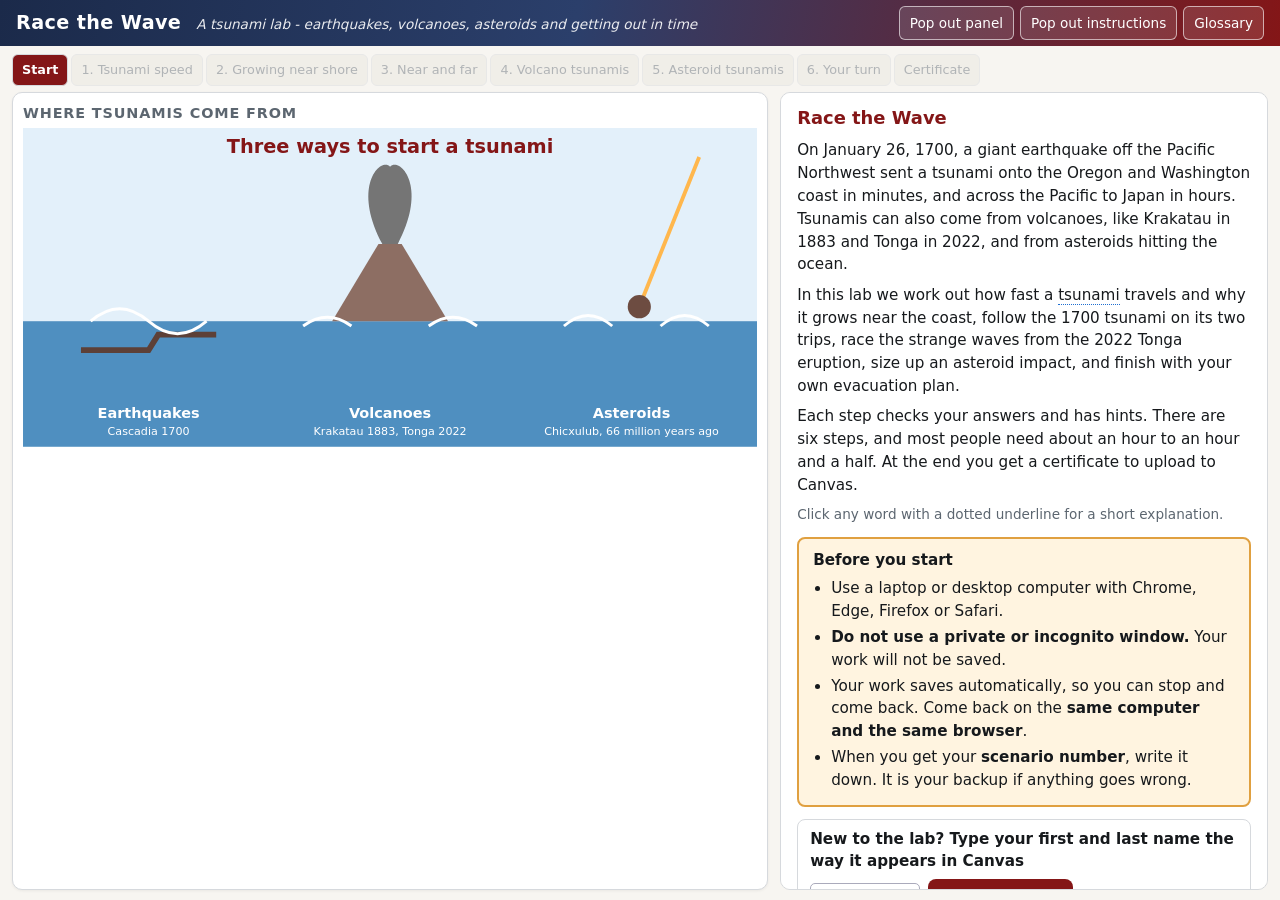
<file: index.html>
<!DOCTYPE html>
<html lang="en">
<head>
<meta charset="utf-8">
<meta name="viewport" content="width=device-width, initial-scale=1">
<title>Race the Wave - Tsunamis from Earthquakes, Volcanoes and Asteroids</title>
<link rel="stylesheet" href="css/style.css?v=v2">
</head>
<body>
<header class="site-header">
  <div class="title-block">
    <h1>Race the Wave</h1>
    <p class="subtitle">A tsunami lab - earthquakes, volcanoes, asteroids and getting out in time</p>
  </div>
  <div class="header-tools">
    <button type="button" id="btnPopPanel" class="tool-btn" title="Open the interactive panel in its own window">Pop out panel</button>
    <button type="button" id="btnPopText" class="tool-btn" title="Open the instructions and hints in their own window">Pop out instructions</button>
    <button type="button" id="btnGlossary" class="tool-btn">Glossary</button>
  </div>
</header>

<main>
  <section id="panelWrap" aria-label="Interactive panel">
    <div id="panel"></div>
    <div id="panelPlaceholder" hidden>
      <p>The interactive panel is open in its own window.</p>
      <button type="button" id="btnPanelBack" class="tool-btn">Bring it back</button>
    </div>
  </section>

  <nav id="tabs" aria-label="Lab steps"></nav>

  <div id="stepCol">
  <section id="step" aria-live="polite"></section>
<footer class="site-footer">
  <p><strong>Race the Wave</strong> by Heather Bedle, University of Oklahoma. Licensed under
  <a href="https://creativecommons.org/licenses/by-sa/4.0/" target="_blank" rel="noopener">CC BY-SA 4.0</a>.
  Diagrams are simplified for teaching; data sources are listed in each step.</p>
  <p class="small">Instructors: <a href="verify.html">check a certificate</a> - <a href="https://github.com/hbedle-subsurface/tsunami-lab" target="_blank" rel="noopener">source on GitHub</a></p>
</footer>
  </div>
</main>

<div id="glossaryPop" class="gloss-pop" hidden role="dialog" aria-modal="false"></div>

<script src="js/tsu.js?v=v2"></script>
<script src="js/glossary.js?v=v2"></script>
<script src="js/pacific.js?v=v2"></script>
<script src="js/lab.js?v=v2"></script>
<script data-goatcounter="https://hbedle.goatcounter.com/count" async src="//gc.zgo.at/count.js"></script>
</body>
</html>
</file>
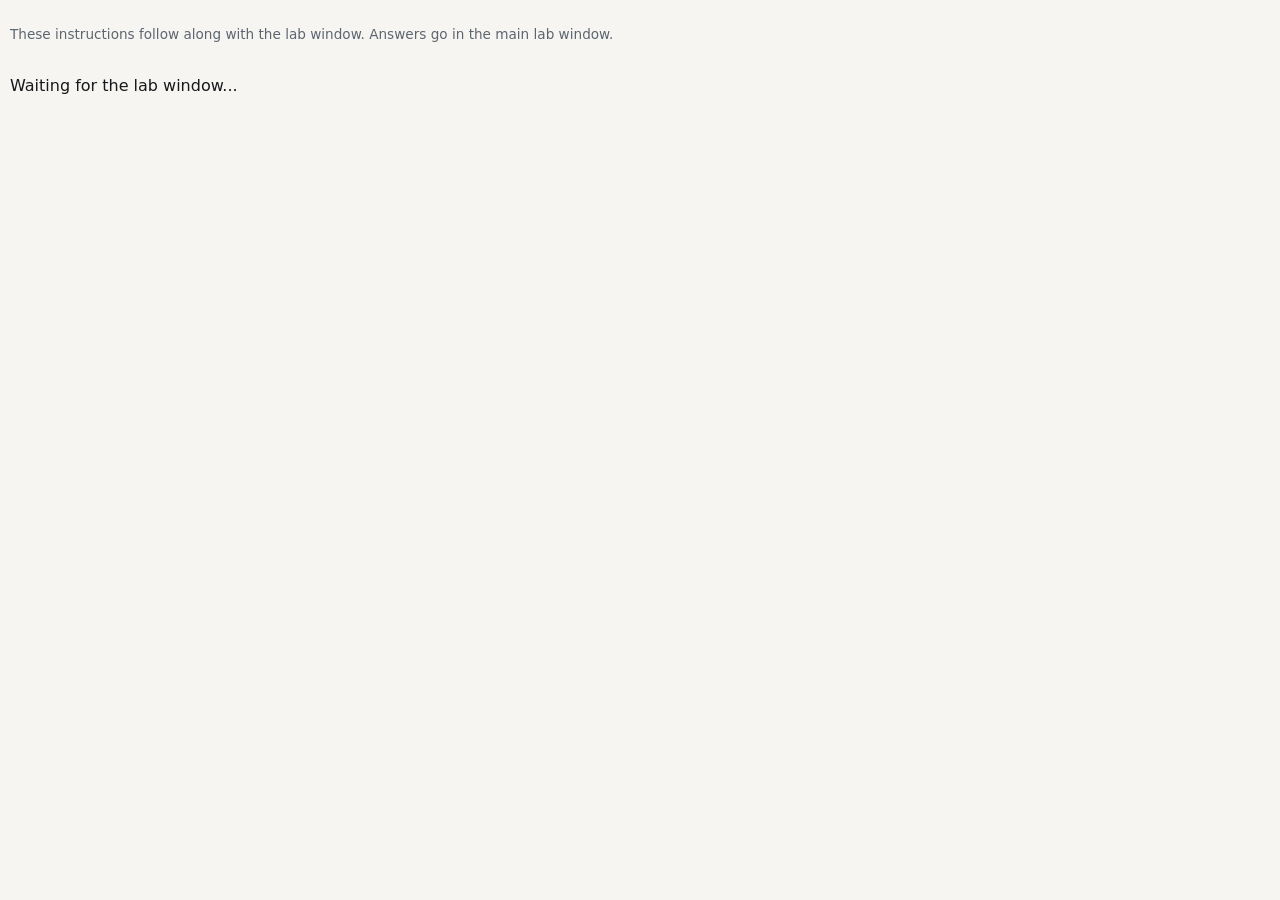
<file: instructions.html>
<!DOCTYPE html>
<html lang="en">
<head>
<meta charset="utf-8">
<meta name="viewport" content="width=device-width, initial-scale=1">
<title>Instructions - Race the Wave</title>
<link rel="stylesheet" href="css/style.css?v=v2">
</head>
<body class="popwin">
<p class="small">These instructions follow along with the lab window. Answers go in the main lab window.</p>
<div id="text"><p>Waiting for the lab window...</p></div>
<div id="glossaryPop" class="gloss-pop" hidden></div>
<script src="js/glossary.js?v=v2"></script>
<script>
  Glossary.attach(document);
  try {
    const bc = new BroadcastChannel('tsulab');
    bc.onmessage = e => {
      if (e.data && e.data.type === 'text') {
        document.getElementById('text').innerHTML = e.data.html;
        document.title = e.data.title + ' - Race the Wave';
      }
    };
    bc.postMessage({ type: 'hello' });
  } catch (err) {
    document.getElementById('text').innerHTML = '<p>This browser does not support linked windows. The instructions are still in the main lab window.</p>';
  }
</script>
</body>
</html>
</file>
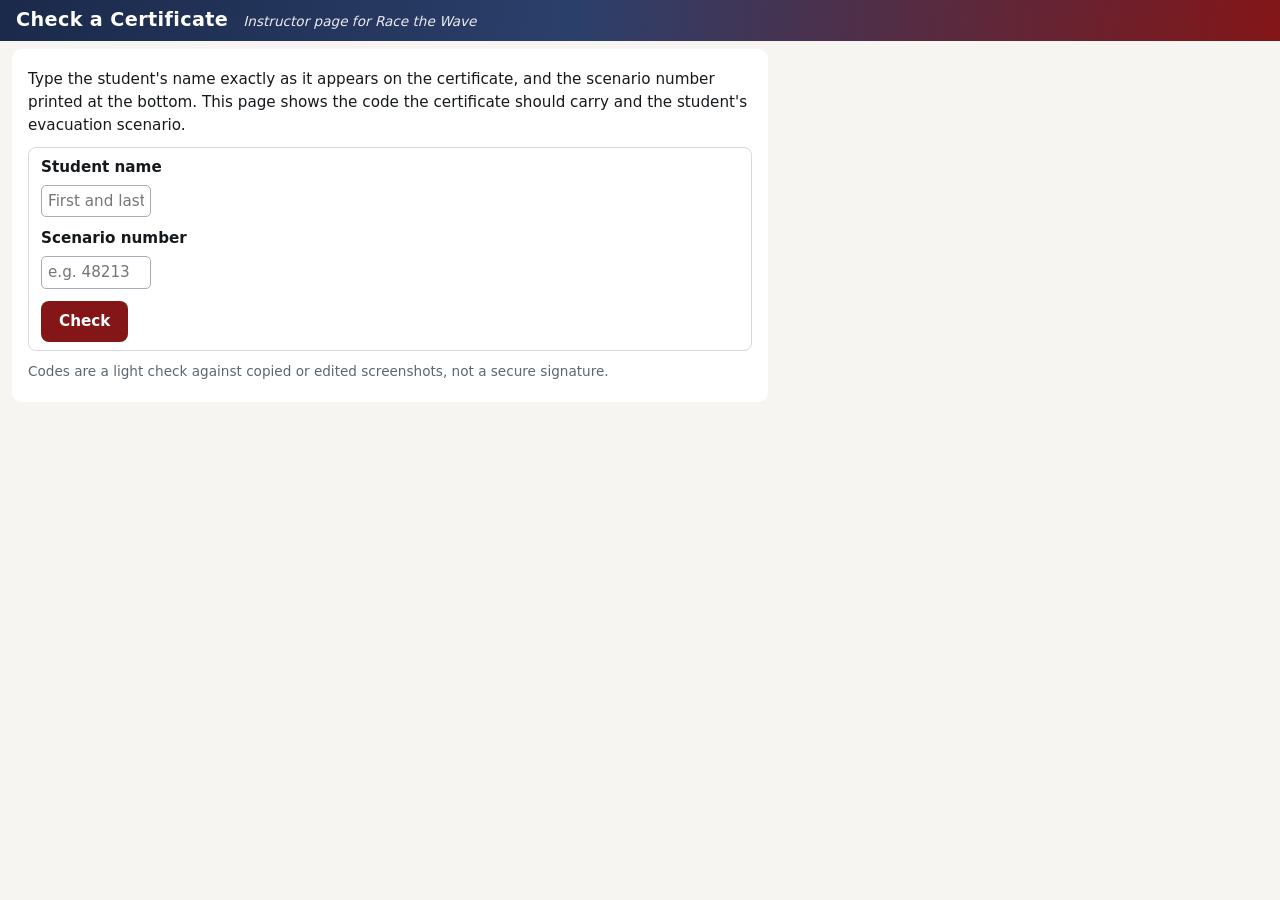
<file: verify.html>
<!DOCTYPE html>
<html lang="en">
<head>
<meta charset="utf-8">
<meta name="viewport" content="width=device-width, initial-scale=1">
<title>Check a Certificate - Race the Wave</title>
<link rel="stylesheet" href="css/style.css?v=v2">
<meta name="robots" content="noindex">
</head>
<body>
<header class="site-header">
  <div class="title-block">
    <h1>Check a Certificate</h1>
    <p class="subtitle">Instructor page for Race the Wave</p>
  </div>
</header>
<main>
  <section id="step" style="border-radius:10px">
    <p>Type the student's name exactly as it appears on the certificate, and the scenario number printed at the bottom. This page shows the code the certificate should carry and the student's evacuation scenario.</p>
    <div class="q">
      <div class="prompt">Student name</div>
      <input id="nm" class="name-in" type="text" placeholder="First and last name">
      <div class="prompt" style="margin-top:10px">Scenario number</div>
      <input id="sd" type="number" placeholder="e.g. 48213">
      <div style="margin-top:12px"><button class="btn" id="go" type="button">Check</button></div>
    </div>
    <div id="out"></div>
    <p class="small">Codes are a light check against copied or edited screenshots, not a secure signature.</p>
  </section>
</main>
<script src="js/tsu.js?v=v2"></script>
<script>
document.getElementById('go').onclick = () => {
  const name = document.getElementById('nm').value.trim().replace(/\s+/g, ' ');
  const seed = parseInt(document.getElementById('sd').value, 10);
  const out = document.getElementById('out');
  if (!name || !(seed >= 10000 && seed <= 99999)) { out.innerHTML = '<p class="status no">Enter a name and a five-digit scenario number.</p>'; return; }
  const sc = TSU.build(seed);
  out.innerHTML = `<div class="reveal">
    <p>The certificate for <strong>${name.replace(/</g, '&lt;')}</strong>, scenario ${seed}, should show the code</p>
    <p class="cert code" style="border:0;padding:0;background:none">${TSU.verifyCode(name, seed)}</p>
    <table class="data">
      <tr><th>Speed at 4,000 m</th><td>${Math.round(TSU.speedKMH(4000))} km/h</td></tr>
      <tr><th>Height at 10 m (from 0.5 m)</th><td>${TSU.greens(0.5, 4000, 10).toFixed(1)} m</td></tr>
      <tr><th>To Seaside / to Japan</th><td>${Math.round(TSU.travelHours(TSU.ROUTES.seaside) * 60)} min / ${TSU.travelHours(TSU.ROUTES.japan).toFixed(1)} h</td></tr>
      <tr><th>Tonga pressure wave lead</th><td>${(TSU.TONGA.km / TSU.speedKMH(TSU.TONGA.depth) - TSU.TONGA.km / TSU.TONGA.pressureKMH).toFixed(1)} h</td></tr>
      <tr><th>Evacuation scenario</th><td>${sc.person.who} (${sc.person.speed} m/s); tsunami at ${sc.arrival} min; high ground ${sc.high} m (${sc.walkHigh.toFixed(1)} min walk); tower ${sc.tower} m</td></tr>
      <tr><th>Safest choice</th><td>${sc.best === 'high' ? 'high ground' : 'vertical evacuation tower'}</td></tr>
    </table></div>`;
};
</script>
</body>
</html>
</file>
<file: css/style.css>
:root {
  --ink: #16191C;
  --slate: #5C6670;
  --red: #841617;
  --p: #1f6fd1;
  --s: #e0531f;
  --alert: #7b3fbf;
  --ok: #1d7a46;
  --warn: #b35c00;
  --bg: #f7f5f1;
  --card: #ffffff;
  --line: #d6d9dd;
  --st0: #0f8b8d;
  --st1: #8e44ad;
  --st2: #c48a00;
  --ocean: #cfe6f5;
  --land: #f3ead7;
}
* { box-sizing: border-box; }
html, body { margin: 0; padding: 0; }
body {
  font-family: "Segoe UI", system-ui, -apple-system, Roboto, Helvetica, Arial, sans-serif;
  color: var(--ink); background: var(--bg); line-height: 1.5; font-size: 16px;
}
a { color: var(--p); }
.site-header {
  display: flex; flex-wrap: wrap; justify-content: space-between; align-items: center; gap: 10px;
  padding: 12px 18px; color: #fff;
  background: linear-gradient(100deg, #1b2a4a 0%, #2b3f6b 45%, var(--red) 100%);
}
.site-header h1 { margin: 0; font-size: 1.5rem; letter-spacing: .02em; }
.subtitle { margin: 2px 0 0; font-style: italic; opacity: .9; font-size: .95rem; }
.header-tools { display: flex; gap: 6px; flex-wrap: wrap; }
.tool-btn {
  font: inherit; font-size: .85rem; padding: 6px 10px; border-radius: 6px; cursor: pointer;
  border: 1px solid rgba(255,255,255,.6); background: rgba(255,255,255,.12); color: inherit;
}
.tool-btn:hover { background: rgba(255,255,255,.25); }
main { max-width: 1100px; margin: 0 auto; padding: 10px 12px 30px; }

#panelWrap {
  background: var(--card); border: 1px solid var(--line); border-radius: 10px;
  padding: 10px; box-shadow: 0 1px 3px rgba(0,0,0,.06);
}
body.popwin svg.fig { max-height: none; }
#panelPlaceholder { text-align: center; color: var(--slate); }
#panelPlaceholder .tool-btn { color: var(--ink); border-color: var(--line); }
.panel-title { font-weight: 600; margin: 0 0 4px; color: var(--slate); font-size: .9rem; text-transform: uppercase; letter-spacing: .06em; }
.panel-row { display: flex; flex-wrap: wrap; gap: 14px; align-items: flex-start; }
.panel-row > .grow { flex: 1 1 420px; min-width: 280px; }
.panel-row > .side { flex: 0 1 300px; min-width: 240px; }
svg.fig { width: 100%; height: auto; display: block; overflow: hidden; touch-action: manipulation; user-select: none; -webkit-user-select: none; }
svg.fig text { font-family: inherit; }
.controls { display: flex; flex-wrap: wrap; gap: 10px 20px; align-items: center; margin: 6px 0 2px; }
.controls label { font-size: .92rem; }
.controls input[type=range] { width: 220px; vertical-align: middle; accent-color: var(--red); }
.readout { font-variant-numeric: tabular-nums; font-weight: 600; }
.seg { display: inline-flex; border: 1px solid var(--line); border-radius: 8px; overflow: hidden; }
.seg button { font: inherit; font-size: .9rem; padding: 6px 12px; border: 0; background: #fff; cursor: pointer; border-right: 1px solid var(--line); }
.seg button:last-child { border-right: 0; }
.seg button.on-p { background: var(--p); color: #fff; }
.seg button.on-s { background: var(--s); color: #fff; }
.seg button.on { background: var(--ink); color: #fff; }
.chip { display: inline-block; width: 12px; height: 12px; border-radius: 3px; vertical-align: -1px; margin-right: 4px; }

#tabs { display: flex; flex-wrap: wrap; gap: 4px; margin: 12px 0 0; }
#tabs button {
  font: inherit; font-size: .88rem; padding: 7px 11px; border: 1px solid var(--line); border-bottom: none;
  border-radius: 8px 8px 0 0; background: #e9e6df; color: var(--slate); cursor: pointer;
}
#tabs button.active { background: var(--card); color: var(--ink); font-weight: 600; border-top: 3px solid var(--red); }
#tabs button.done::after { content: " \2713"; color: var(--ok); }
#tabs button:disabled { opacity: .45; cursor: not-allowed; }

#step {
  background: var(--card); border: 1px solid var(--line); border-radius: 0 10px 10px 10px;
  padding: 16px 20px 20px;
}
#step h2 { margin: 0 0 8px; color: var(--red); font-size: 1.25rem; }
#step p { margin: .5em 0; max-width: 75ch; }
.how { background: #f2f5f8; border-left: 4px solid var(--p); padding: 8px 12px; border-radius: 0 6px 6px 0; margin: 10px 0; max-width: 80ch; }
.how strong { color: var(--p); }
details.hint { margin: 8px 0; max-width: 80ch; }
details.hint summary { cursor: pointer; color: var(--warn); font-weight: 600; }
details.hint div { padding: 6px 12px; background: #fff7ea; border-radius: 6px; margin-top: 4px; }
.q { margin: 14px 0; padding: 10px 14px; border: 1px solid var(--line); border-radius: 8px; max-width: 80ch; }
.q .prompt { font-weight: 600; margin-bottom: 6px; }
.q label.opt { display: block; padding: 3px 0; cursor: pointer; }
.q input[type=number], .q input[type=text] { font: inherit; width: 110px; padding: 4px 6px; border: 1px solid #aab; border-radius: 5px; }
.q.fbonly { display: none; }
.q.good { border-color: var(--ok); background: #f1faf4; }
.q.bad { border-color: var(--warn); background: #fff8ef; }
.fb { margin-top: 6px; font-size: .95rem; }
.q.good .fb { color: var(--ok); }
.q.bad .fb { color: var(--warn); }
table.data { border-collapse: collapse; margin: 8px 0; font-variant-numeric: tabular-nums; }
table.data th, table.data td { border: 1px solid #c9cdd2; padding: 5px 9px; text-align: center; }
table.data th { background: #eef0f2; font-size: .88rem; }
table.data tr:nth-child(even) td { background: #f4f6f7; }
table.data input { font: inherit; width: 80px; padding: 3px 5px; border: 1px solid #aab; border-radius: 5px; text-align: center; }
.check-row { display: flex; gap: 10px; align-items: center; margin-top: 14px; flex-wrap: wrap; }
.btn {
  font: inherit; font-weight: 600; padding: 9px 18px; border-radius: 8px; cursor: pointer;
  border: 0; background: var(--red); color: #fff;
}
.btn.secondary { background: #fff; color: var(--ink); border: 1px solid var(--line); }
.btn:disabled { opacity: .5; cursor: not-allowed; }
.status { font-weight: 600; }
.status.ok { color: var(--ok); }
.status.no { color: var(--warn); }
.reveal { background: #f1faf4; border: 1px solid var(--ok); border-radius: 8px; padding: 10px 14px; margin: 12px 0; max-width: 80ch; }
.name-in { font: inherit; padding: 8px 10px; width: min(360px, 100%); border: 1px solid #aab; border-radius: 6px; }

.term { border-bottom: 1px dotted var(--p); color: inherit; cursor: help; }
.term:hover { background: #e8f0fb; }
.gloss-pop {
  position: fixed; z-index: 50; max-width: 340px; background: #fff; border: 1px solid var(--line);
  border-radius: 8px; padding: 10px 12px; box-shadow: 0 6px 24px rgba(0,0,0,.18); font-size: .93rem;
}
.gloss-pop h4 { margin: 0 0 4px; color: var(--red); }
.gloss-pop .close { float: right; border: 0; background: none; font-size: 1.1rem; cursor: pointer; color: var(--slate); }
.gloss-list dt { font-weight: 700; color: var(--red); margin-top: 8px; }
.gloss-list dd { margin: 2px 0 0 0; }

.cert {
  border: 6px double var(--red); border-radius: 12px; padding: 16px 22px; max-width: 980px; margin: 10px auto;
  background: linear-gradient(180deg, #fffdf8, #fff7ea);
}
.cert h3 { text-align: center; margin: 0; font-size: 1.6rem; color: var(--red); letter-spacing: .04em; }
.cert .who { text-align: center; font-size: 1.35rem; font-weight: 700; margin: 8px 0 2px; }
.cert .sub { text-align: center; color: var(--slate); margin: 0 0 12px; }
.cert .code { text-align: center; font-family: ui-monospace, Menlo, Consolas, monospace; font-size: 1.3rem; font-weight: 700; letter-spacing: .12em; margin: 12px 0 4px; }
.cert table.data { margin: 8px auto; }
.site-footer { text-align: center; color: var(--slate); font-size: .88rem; padding: 10px 16px 24px; }
.site-footer .small { font-size: .8rem; }
.small { font-size: .85rem; color: var(--slate); }

body.popwin { padding: 10px; }
body.popwin #panel { max-width: none; }

@media print {
  .site-header, #panelWrap, #tabs, .site-footer, .check-row, .no-print { display: none !important; }
  #step { border: 0; padding: 0; }
  body { background: #fff; }
}

/* ---------- laptop and desktop: panel and instructions side by side, no page scrolling ---------- */
@media (min-width: 1000px) {
  html, body { height: 100%; }
  body { display: flex; flex-direction: column; overflow: hidden; }
  .site-header { flex: none; padding: 6px 16px; }
  .site-header h1 { font-size: 1.2rem; display: inline; }
  .subtitle { display: inline; margin-left: 10px; font-size: .85rem; }
  main {
    flex: 1 1 auto; min-height: 0; max-width: none; width: 100%; padding: 8px 12px 10px;
    display: grid; grid-template-columns: minmax(0, 1.55fr) minmax(340px, 1fr);
    grid-template-rows: auto minmax(0, 1fr); column-gap: 12px;
  }
  #tabs { grid-column: 1 / 3; grid-row: 1; margin: 0 0 6px; gap: 3px; }
  #tabs button { font-size: .8rem; padding: 5px 9px; border-radius: 6px; border-bottom: 1px solid var(--line); }
  #tabs button.active { border-top: 1px solid var(--line); background: var(--red); color: #fff; }
  #tabs button.active.done::after { color: #fff; }
  #panelWrap { grid-column: 1; grid-row: 2; min-height: 0; overflow: auto; display: flex; flex-direction: column; }
  #panel { flex: 1 1 auto; min-height: 0; }
  #stepCol { grid-column: 2; grid-row: 2; min-height: 0; overflow-y: auto; border: 1px solid var(--line); border-radius: 10px; background: var(--card); }
  #step { border: 0; border-radius: 10px; padding: 12px 16px 14px; font-size: .95rem; }
  #step h2 { font-size: 1.12rem; }
  .q { padding: 8px 12px; margin: 10px 0; }
  .site-footer { font-size: .78rem; padding: 6px 14px 12px; }
  /* figures fit the height of the panel column */
  #panelWrap svg.fig { max-height: calc(100vh - 205px); }
  #panelWrap .tall svg.fig { max-height: calc(100vh - 175px); }
  #panelWrap .panel-row svg.fig { max-height: calc(100vh - 175px); }
  .panel-row { flex-wrap: nowrap; }
  .panel-row > .grow { flex: 1 1 auto; min-width: 0; }
  .panel-row > .side { flex: 0 0 210px; min-width: 0; font-size: .88rem; }
  .panel-row > .side.nomo { flex: 0 0 auto; width: min(240px, 32%); }
  .controls input[type=range] { width: 170px; }
}
@media (min-width: 1000px) and (max-height: 700px) {
  .panel-title { display: none; }
  #panelWrap svg.fig { max-height: calc(100vh - 175px); }
}
@media (max-width: 999px) {
  #stepCol { margin-top: 0; }
}

.cert-grid { display: flex; flex-wrap: wrap; gap: 16px; justify-content: center; align-items: flex-start; }
.cert-grid table.data { margin: 4px 0; }
.cert .sub { margin: 0 0 6px; }
@media (min-width: 1000px) {
  main.certmode { grid-template-columns: 1fr; }
  main.certmode #panelWrap { display: none; }
  main.certmode #stepCol { grid-column: 1 / 3; }
}
.cert table.data { font-size: .86rem; }
.cert table.data th, .cert table.data td { padding: 4px 7px; }
.cert h3 { font-size: 1.4rem; }
.cert .who { margin: 4px 0 0; }
.cert .code { margin: 6px 0 0; }
@media (min-width: 1000px) { .cert-grid { flex-wrap: nowrap; } }
#step .cert p { max-width: none; }
.cert .code .small { font-family: inherit; letter-spacing: 0; font-weight: 400; }
@media (min-width: 1000px) and (max-width: 1249px) {
  .subtitle { display: none; }
  main { grid-template-columns: minmax(0, 1.7fr) minmax(320px, 1fr); }
  .panel-row { flex-wrap: wrap; }
  .panel-row > .side { flex: 1 1 100%; display: flex; flex-wrap: wrap; gap: 4px 18px; align-items: center; }
  .panel-row > .side > * { margin: 0 !important; }
  .panel-row > .side.nomo { flex: 0 0 auto; width: min(230px, 34%); display: block; }
  #panelWrap .panel-row svg.fig { max-height: calc(100vh - 250px); }
}
@media (min-width: 1000px) and (max-width: 1249px) {
  .panel-row.keep { flex-wrap: nowrap; }
  .panel-row.keep > .side { flex: 0 0 190px; display: block; }
  .panel-row.keep > .side > * { margin: 4px 0 !important; }
  #panelWrap .panel-row.keep svg.fig { max-height: calc(100vh - 175px); }
  #panelWrap .panel-row:not(.keep) svg.fig { max-height: calc(100vh - 275px); }
}
details.hint.stuck summary { color: var(--slate); font-weight: 600; }
details.hint.stuck div { background: #f2f4f6; }
details.hint.stuck p { margin: .3em 0; }

.warn-box { background: #fff4e0; border: 2px solid #e0a040; border-radius: 8px; padding: 10px 14px; margin: 12px 0; max-width: 80ch; }
.warn-box ul { margin: 6px 0 0 18px; padding: 0; }
.warn-box li { margin: 3px 0; }
.warn-banner { background: #fde8e8; border: 2px solid #c0392b; color: #7a1f1f; border-radius: 8px; padding: 10px 14px; margin: 8px; font-size: .92rem; }
.scen-bar { background: #eef3f8; border-radius: 6px; padding: 5px 10px; font-size: .85rem; color: var(--slate); margin-bottom: 8px; }
.linkbtn { font: inherit; background: none; border: 0; color: var(--p); text-decoration: underline; cursor: pointer; padding: 0; }
@media (max-width: 999px) { .warn-banner { margin: 8px 0; } }
@media (min-width: 1000px) {
  #panelWrap .with-ctr svg.fig, #panelWrap .with-ctr .panel-row svg.fig { max-height: calc(100vh - 200px); }
}
@media (min-width: 1000px) and (max-width: 1249px) {
  #panelWrap .with-ctr .panel-row:not(.keep) svg.fig { max-height: calc(100vh - 300px); }
}

.cert-layout { display: flex; gap: 18px; align-items: flex-start; }
.cert-side { flex: 0 0 300px; }
.cert-side h2 { margin-top: 0; }
.cert-layout .cert { flex: 1 1 auto; margin: 0; }
.cert-grid > div { display: flex; flex-direction: column; gap: 6px; }
@media (max-width: 999px) { .cert-layout { flex-direction: column; } .cert-side { flex: none; } }
table.t2tab { font-size: .82rem; }
table.t2tab th, table.t2tab td { padding: 3px 4px; }
table.t2tab input { width: 54px; padding: 2px 3px; }
@media print { .cert-layout { display: block; } }

.mcard { border: 2px solid var(--red); border-radius: 10px; padding: 8px 12px; background: #fffaf3; }
.mcard-head { font-weight: 700; color: var(--red); font-size: 1.05rem; margin-bottom: 4px; }
.mcard table.data { width: 100%; }
.mcard table.data th { width: 130px; }
.msh-board { margin-top: 6px; font-size: .9rem; }
.msh-board .dash { display: flex; flex-wrap: wrap; gap: 6px 20px; }
.msh-board .dot { display: inline-block; width: 11px; height: 11px; border-radius: 50%; margin-right: 5px; vertical-align: -1px; }
.msh-board .evt { margin-top: 6px; background: #fff4e0; border-left: 4px solid #e0a040; padding: 6px 10px; border-radius: 0 6px 6px 0; }

.mcard table.data { font-size: .86rem; }
.mcard table.data th, .mcard table.data td { padding: 3px 7px; }

/* visual pass v2 */
.play-btn { padding: 5px 12px; font-size: 0.92em; margin-left: 4px; }
.map-wrap { position: relative; }
.sit-card { font-size: 0.88em; padding: 6px 10px; margin-top: 6px; line-height: 1.5; }
svg.fig text { font-family: inherit; }
@media (min-width: 1000px) {
  #panelWrap .map-wrap svg.fig { max-height: calc(100vh - 225px); margin: 0 auto; }
  #panelWrap .evac-map { max-height: calc(100vh - 345px) !important; }
}
</file>
